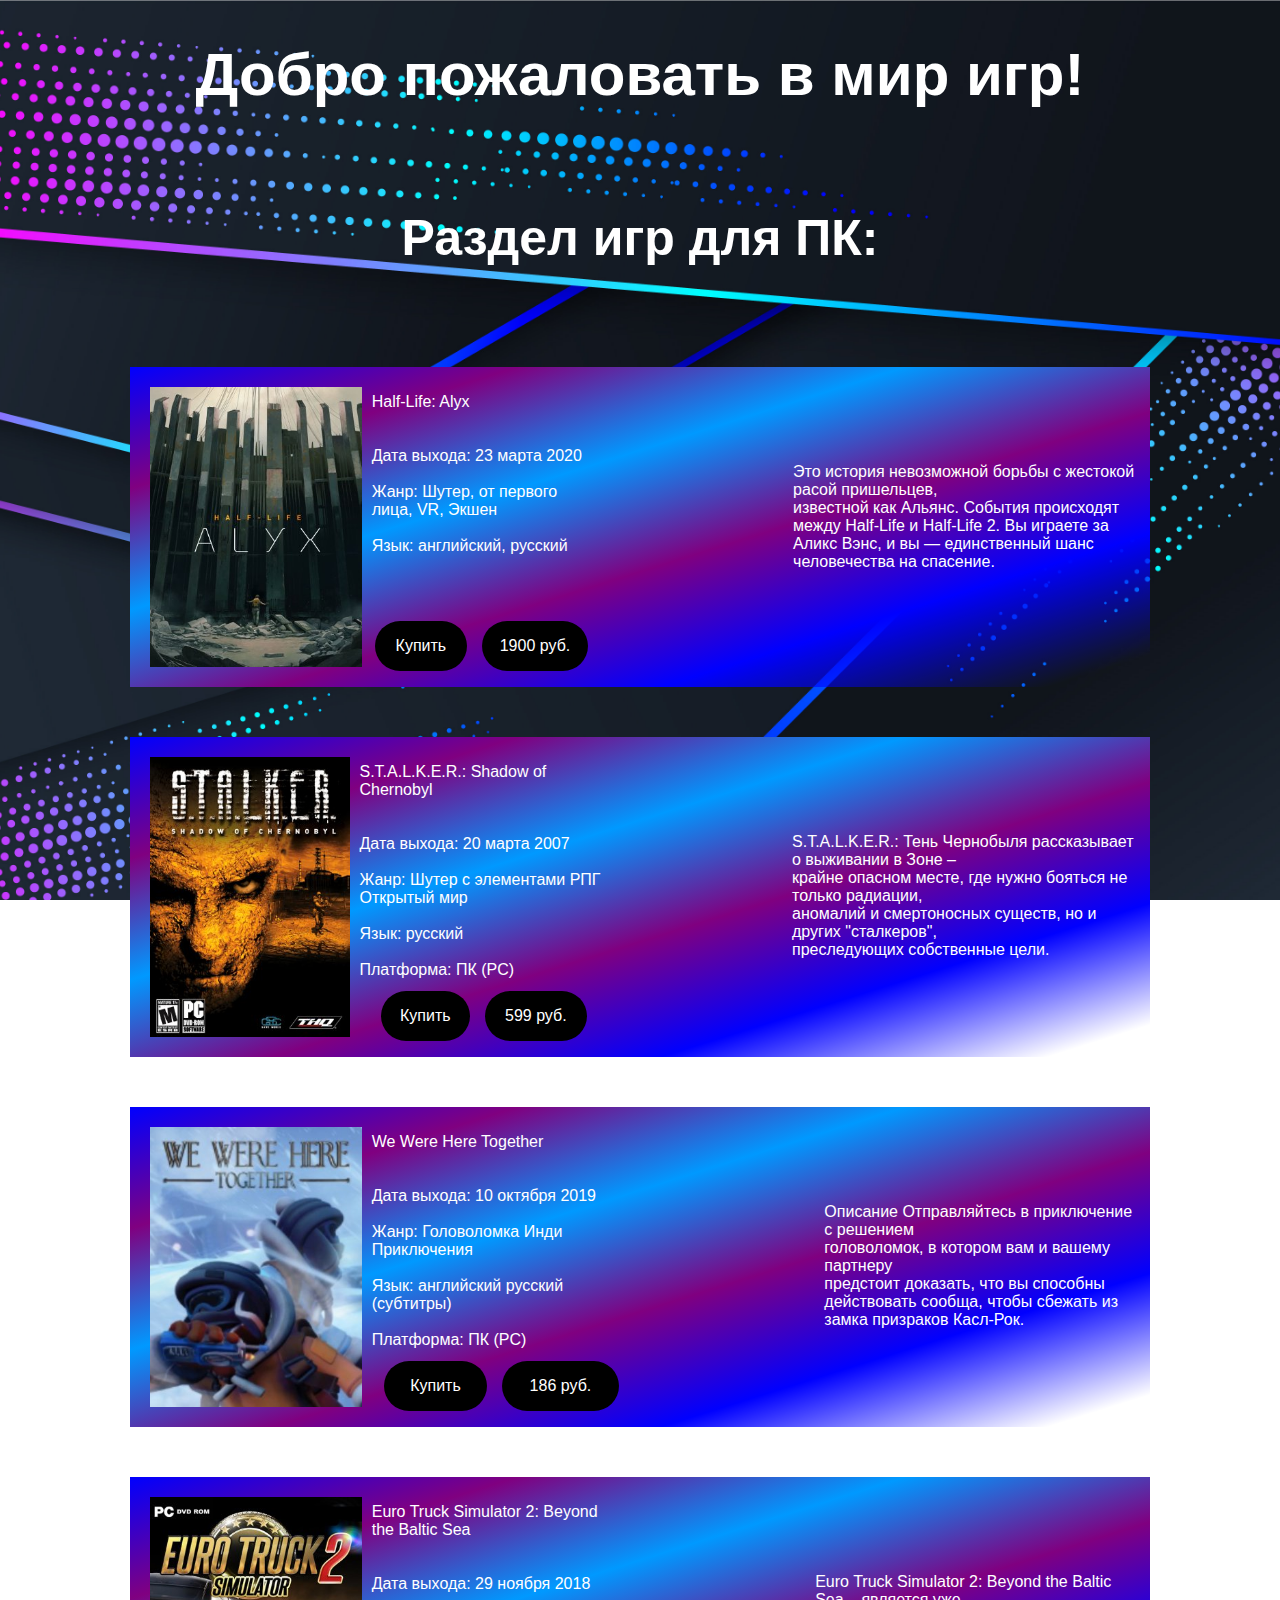
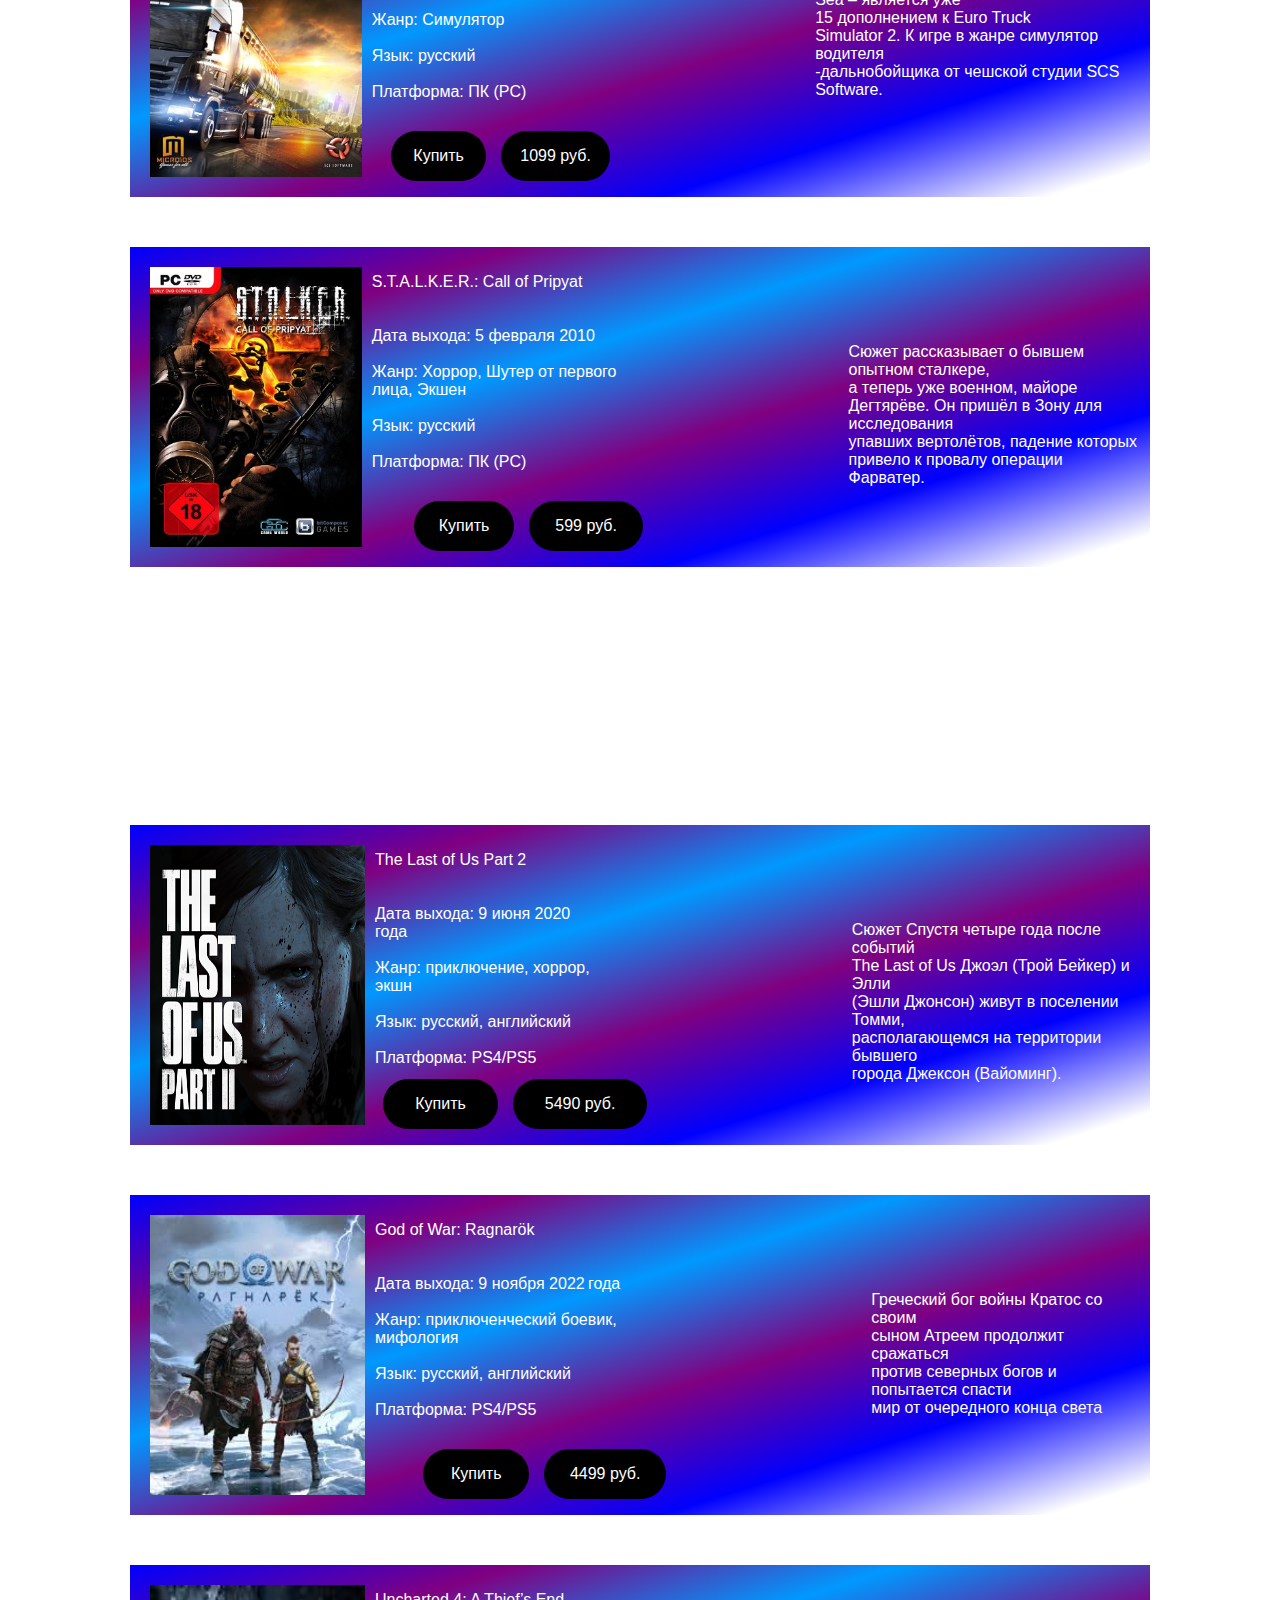
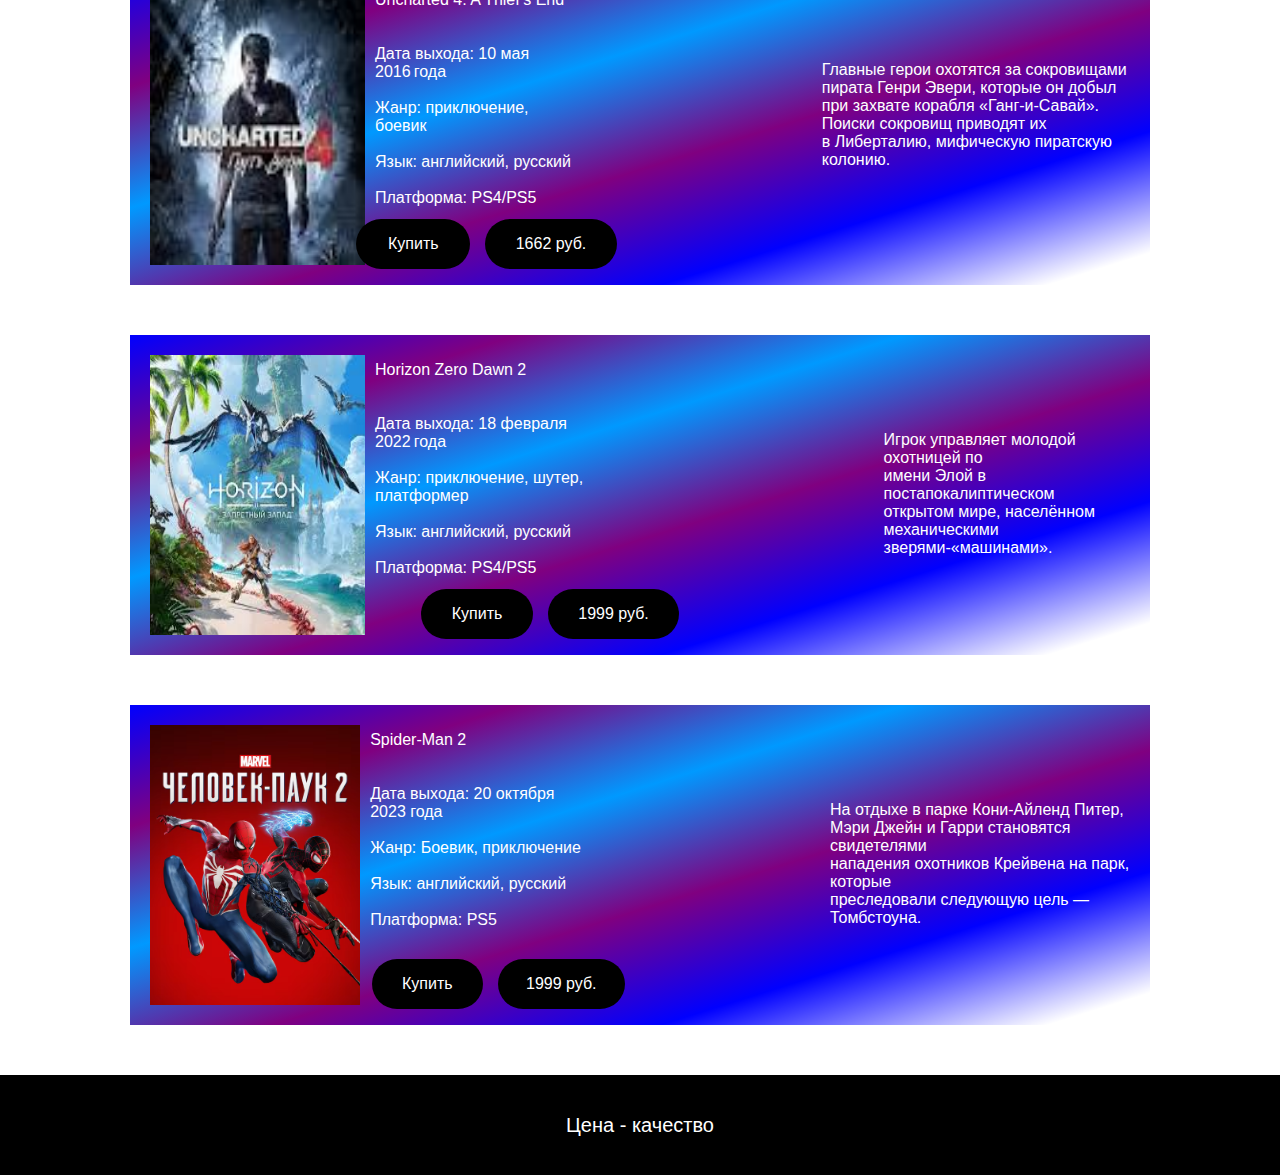
<file: index.html>
<!DOCTYPE html>
<html lang="ru">
<head>
    <meta charset="UTF-8">
    <meta name="viewport" content="width=device-width, initial-scale=1.0">
    <link rel="stylesheet" href="style.css">
    <link rel="icon" href="imge/Brjyrf.png">
    <title>Магазин</title>
</head>
<body>
    <header>
        <h1>Добро пожаловать в мир игр!</h1>
        <nav>
            <div class="reg"><a href="Register.html">Регистрация</a></div>
            <div class="aft"><a href="Vhod.html">Авторизация</a></div>
        </nav>
    </header>
    <section>
        <h2 class="PC">Раздел игр для ПК:</h2>
        <div class="game">
            <img src="imge/HALFLIFE.png" alt="">
            <p class="Half-Life">
                Half-Life: Alyx<br><br><br>
                Дата выхода: 23 марта 2020 <br><br>
                Жанр: Шутер, от первого лица, VR, Экшен <br><br>
                Язык: английский, русский <br>
            </p>
            <div class="buy">
                <a href="">Купить</a>
            </div><br>
            <div class="platy">
                1900 руб.
            </div>
            <p class="history">
                Это история невозможной борьбы с жестокой расой пришельцев,<br>
                известной как Альянс. События происходят<br>
                между Half-Life и Half-Life 2. Вы играете за<br>
                Аликс Вэнс, и вы — единственный шанс<br>
                человечества на спасение. 
            </p>
        </div>
    </section>
    <section>
        <div class="game">
            <img src="imge/Без названия.png" alt="">
            <p>
                S.T.A.L.K.E.R.: Shadow of Chernobyl <br><br><br>
                Дата выхода: 20 марта 2007 <br><br>
                Жанр: Шутер с элементами РПГ Открытый мир <br><br>
                Язык: русский <br><br>
                Платформа: ПК (PC)
            </p>
            <div class="buy">
                <a href="">Купить</a>
            </div><br>
            <div class="platy">
                599 руб.
            </div>
            <p class="history">
                S.T.A.L.K.E.R.: Тень Чернобыля рассказывает о выживании в Зоне –<br>
                крайне опасном месте, где нужно бояться не только радиации,<br>
                аномалий и смертоносных существ, но и других "сталкеров",<br>
                преследующих собственные цели.
            </p>
        </div>
    </section>
    <section>
        <div class="game">
            <img src="imge/we were here together.png" alt="">
            <p>
                We Were Here Together <br><br><br>
                Дата выхода: 10 октября 2019 <br><br>
                Жанр: Головоломка Инди Приключения <br><br>
                Язык: английский русский (субтитры) <br><br>
                Платформа: ПК (PC)
            </p>
            <div class="buy">
                <a href="">Купить</a>
            </div><br>
            <div class="platy">
                186 руб.
            </div>
            <p class="history">
                Описание Отправляйтесь в приключение с решением <br>
                головоломок, в котором вам и вашему партнеру <br>
                предстоит доказать, что вы способны <br>
                действовать сообща, чтобы сбежать из<br>
                замка призраков Касл-Рок. 
            </p>
        </div>
    </section>
    <section>
        <div class="game">
            <img src="imge/Euro.png" alt="">
            <p>
                Euro Truck Simulator 2: Beyond the Baltic Sea <br><br><br>
                Дата выхода: 29 ноября 2018 <br><br>
                Жанр: Симулятор <br><br>
                Язык: русский <br><br>
                Платформа: ПК (PC)
            </p>
            <div class="buy">
                <a href="">Купить</a>
            </div><br>
            <div class="platy">
                1099 руб.
            </div>
            <p class="history">
                Euro Truck Simulator 2: Beyond the Baltic Sea – является уже<br>
                15 дополнением к Euro Truck <br>
                Simulator 2. К игре в жанре симулятор водителя<br>
                -дальнобойщика от чешской студии SCS Software.
            </p>
        </div>
    </section>
    <section>
        <div class="game">
            <img src="imge/Stalker.png" alt="">
            <p>
                S.T.A.L.K.E.R.: Call of Pripyat <br><br><br>
                Дата выхода: 5 февраля 2010 <br><br>
                Жанр: Хоррор, Шутер от первого лица, Экшен <br><br>
                Язык: русский <br><br>
                Платформа: ПК (PC)
            </p>
            <div class="buy">
                <a href="">Купить</a>
            </div><br>
            <div class="platy">
                599 руб.
            </div>
            <p class="history">
                Сюжет рассказывает о бывшем опытном сталкере, <br>
                а теперь уже военном, майоре<br>
                Дегтярёве. Он пришёл в Зону для исследования<br>
                упавших вертолётов, падение которых <br>
                привело к провалу операции Фарватер.<br>
            </p>
        </div>
    </section>
    <section>
        <h2 class="PC">Раздел игр для PS4/PS5</h2>
        <div class="game">
            <img src="imge/The_last_of_us_2_cover.png" alt="">
            <p>
                The Last of Us Part 2 <br><br><br>
                Дата выхода: 9 июня 2020 года <br><br>
                Жанр: приключение, хоррор, экшн <br><br>
                Язык: русский, английский <br><br>
                Платформа: PS4/PS5
            </p>
            <div class="buy">
                <a href="">Купить</a>
            </div><br>
            <div class="platy">
                5490 руб.
            </div>
            <p class="history">
                Сюжет Спустя четыре года после событий <br>
                The Last of Us Джоэл (Трой Бейкер) и Элли<br>
                (Эшли Джонсон) живут в поселении Томми,<br>
                располагающемся на территории бывшего<br>
                города Джексон (Вайоминг).<br>
            </p>
        </div>
    </section>
    <section>
        <div class="game">
            <img src="imge/Ragnarok.jpg" alt="">
            <p>
                God of War: Ragnarök <br><br><br>
                Дата выхода: 9 ноября 2022 года <br><br>
                Жанр: приключенческий боевик, мифология <br><br>
                Язык: русский, английский <br><br>
                Платформа: PS4/PS5
            </p>
            <div class="buy">
                <a href="">Купить</a>
            </div><br>
            <div class="platy">
                4499 руб.
            </div>
            <p class="history">
                Греческий бог войны Кратос со своим <br>
                сыном Атреем продолжит сражаться <br>
                против северных богов и попытается спасти<br>
                мир от очередного конца света<br>
            </p>
        </div>
    </section>
    <section>
        <div class="game">
            <img src="imge/Uncharted.jpg" alt="">
            <p>
                Uncharted 4: A Thief’s End <br><br><br>
                Дата выхода: 10 мая 2016 года <br><br>
                Жанр: приключение, боевик <br><br>
                Язык: английский, русский <br><br>
                Платформа: PS4/PS5
            </p>
            <div class="buy">
                <a href="">Купить</a>
            </div><br>
            <div class="platy">
                1662 руб.
            </div>
            <p class="history"> 
                Главные герои охотятся за сокровищами<br>
                пирата Генри Эвери, которые он добыл<br>
                при захвате корабля «Ганг-и-Савай». <br>
                Поиски сокровищ приводят их<br>
                в Либерталию, мифическую пиратскую колонию.<br>
            </p>
        </div>
    </section>
    <section>
        <div class="game">
            <img src="imge/Horizon.jpg" alt="">
            <p>
                Horizon Zero Dawn 2 <br><br><br>
                Дата выхода: 18 февраля 2022 года <br><br>
                Жанр: приключение, шутер, платформер <br><br>
                Язык: английский, русский <br><br>
                Платформа: PS4/PS5
            </p>
            <div class="buy">
                <a href="">Купить</a>
            </div><br>
            <div class="platy">
                1999 руб.
            </div>
            <p class="history">
                Игрок управляет молодой охотницей по <br>
                имени Элой в постапокалиптическом<br>
                открытом мире, населённом <br>
                механическими зверями-«машинами».
            </p>
        </div>
    </section>
    <section>
        <div class="game">
            <img src="imge/Marvel’sSpiderMan2.png" alt="">
            <p>
                Spider-Man 2 <br><br><br>
                Дата выхода: 20 октября 2023 года <br><br>
                Жанр: Боевик, приключение <br><br>
                Язык: английский, русский <br><br>
                Платформа: PS5
            </p>
            <div class="buy">
                <a href="">Купить</a>
            </div><br>
            <div class="platy">
                1999 руб.
            </div>
            <p class="history">
                На отдыхе в парке Кони-Айленд Питер,<br>
                Мэри Джейн и Гарри становятся свидетелями<br>
                нападения охотников Крейвена на парк, которые<br>
                преследовали следующую цель — Томбстоуна. <br>
            </p>
        </div>
    </section>
    <footer>
        Цена - качество
    </footer>
</body>
</html>
</file>
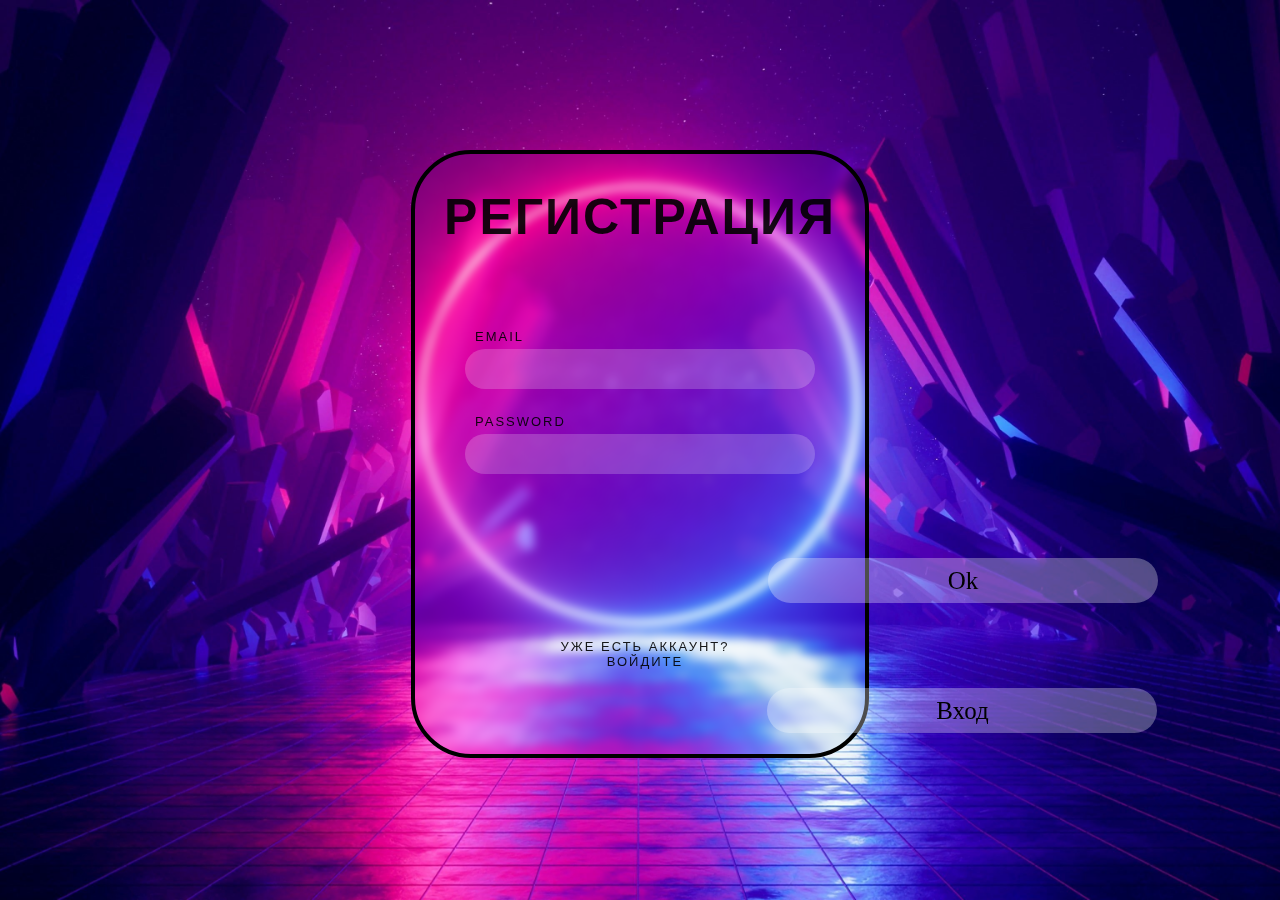
<file: Register.html>
<!DOCTYPE html>
<html lang="ru">
<head>
    <meta charset="UTF-8">
    <meta name="viewport" content="width=device-width, initial-scale=1.0">
    <link rel="stylesheet" href="RegisterStyle.css">
    <link rel="icon" href="imge/Brjyrf.png">
    <title>Регистрация</title>
</head>
<body>
    <div class="register">
        <h1>Регистрация</h1>
        <form action="">
            <label>Email</label>
            <input type="email">
            <label for="">Password</label>
            <input type="password">
            <label for="" class="akk">Уже есть аккаунт?<br>Войдите</label>
        </form>
    </div>
    <div class="btn1">
        <a href="index.html" class="ok">Ok</a>
    </div>
    <div class="btn">
        <a href="Vhod.html">Вход</a>
    </div>
</body>
</html>
</file>
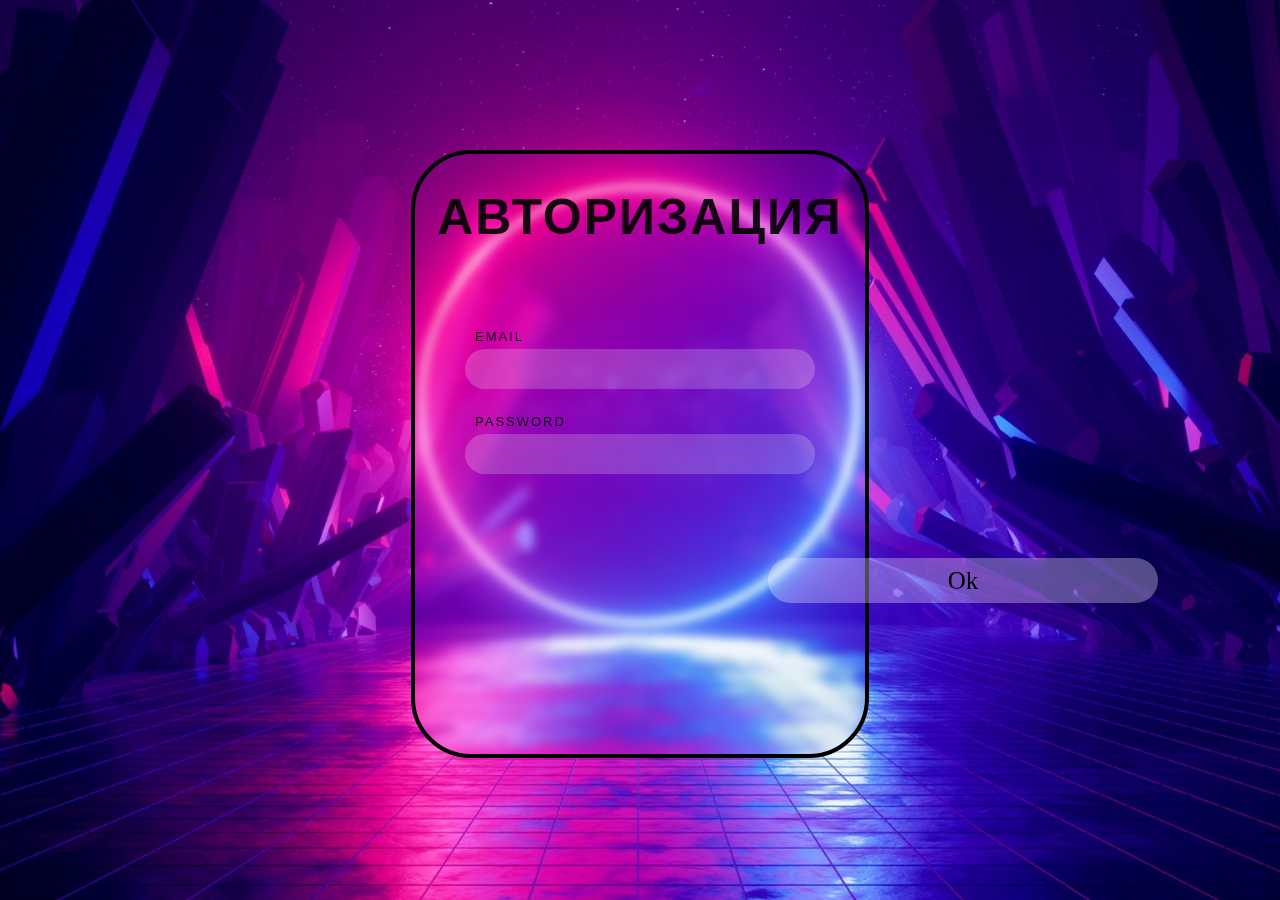
<file: Vhod.html>
<!DOCTYPE html>
<html lang="ru">
<head>
    <meta charset="UTF-8">
    <meta name="viewport" content="width=device-width, initial-scale=1.0">
    <link rel="stylesheet" href="Vhod.css">
    <link rel="icon" href="imge/Brjyrf.png">
    <title></title>
</head>
<body>
    <div class="register">
        <h1>Авторизация</h1>
        <form action="">
            <label>Email</label>
            <input type="email">
            <label for="">Password</label>
            <input type="password">
        </form>
    </div>
    <div class="btn1">
        <a href="index.html" class="ok">Ok</a>
    </div>
</body>
</html>
</file>
<file: style.css>
body{
    font-family: 'Franklin Gothic Medium', 'Arial Narrow', Arial, sans-serif;
    background-image: url(imge/3400828.jpg);
    background-size: cover;
    background-attachment: fixed;
    background-position: center;
    color: white;
    margin: 0px;
}

h1{
    font-size: 60px;
    text-align: center;
}

.reg{
    display: inline-block;
    margin-right: 30px;
    width: 110px;
    height: 55px;
    border: 2px solid #7559c0;
    align-content: center;
    text-align: center;
    border-radius: 30px;
}
.aft{
    display: inline-block;
    width: 110px;
    height: 55px;
    border: 2px solid #7559c0;
    align-content: center;
    text-align: center;
    border-radius: 30px;
}

nav{
    position: fixed;
    top: 45px;
    left: 1600px;
}

nav a{
    text-decoration: none;
    color: rgb(112, 33, 216);
}

.reg:hover{
    background-color: #7559c0;
    transition: 0.5s;
    a{
        color: white;
        transition: 0.5s;
    }
}

.aft:hover{
    background-color: #7559c0;
    transition: 0.5s;
    a{
        color: white;
        transition: 0.5s;
    }
}

.PC{
    font-size: 50px;
    text-align: center;
    margin-top: 100px;
    margin-bottom: 100px;
}

.game{
    display: flex;
    margin: auto;
    margin-bottom: 50px;
    padding: 10px;
    width: 1000px;
    height: 300px;
    background: linear-gradient(to bottom right, blue, purple, rgb(0, 153, 255), purple, blue, transparent 95%);
}
img{
    width: 230px;
    display: inline-block;
}


img{
    width: 215px;
    padding: 10px;
    display: flex;
}

.buy{
    width: 130px;
    height: 50px;
    text-align: center;
    align-content: center;
    background-color: black;
    border-radius: 50px;
    position: relative;
    top: 244px;
    right: 220px;
}
.buy a{
    text-decoration: none;
    color: white;
}

.platy{
    width: 150px;
    height: 50px;
    text-align: center;
    align-content: center;
    background-color: black;
    color: white;
    border-radius: 50px;
    position: relative;
    top: 244px;
    right: 205px;
}

.history{
    font-size: 16px;
    padding-top: 70px;
}

footer{
    background-color: black;
    height: 100px;
    margin: 0px;
    font-size: 20px;
    text-align: center;
    align-content: center;
}
</file>
<file: RegisterStyle.css>
body{
    font-family: Arial, Helvetica, sans-serif;
    background-image: url("imge/Задний\ фон.jpg");
    background-attachment: fixed;
    background-size: cover;
    background-position: center;
}

.register{
    border: solid black 4px;
    border-radius: 60px;
    backdrop-filter: blur(5px);
    width: 450px;
    height: 600px;
    margin-right: auto;
    margin-left: auto;
    margin-top: 150px;
    overflow: hidden;
    animation: Register 5s ease infinite;
}

.register h1{
    color: rgba(0, 0, 0, 0.9);
    font-size: 50px;
    text-align: center;
    text-transform: uppercase;
    letter-spacing: 2px;
}

form{
    display: block;
    box-sizing: border-box;
    padding: 50px;
    width: 100%;
    height: 100%;
    flex-direction: column;
    display: flex;
    gap: 5px;
}

label{
    color: rgba(0, 0, 0, 0.9);
    text-transform: uppercase;
    font-size: 13px;
    letter-spacing: 2px;        
    padding-left: 10px;
}

input{
    background: rgba(255, 255, 255, 0.2);
    height: 40px;
    line-height: 40px;
    border-radius: 20px;
    padding: 0px 20px;
    border: none;
    margin-bottom: 20px;
}

.btn1{
    display: inline-block;
    width: 390px;
    height: 45px;
    background-color: rgba(255, 255, 255, 0.3);
    align-content: center;
    text-align: center;
    border-radius: 50px;
    position: relative;
    left: 760px;
    bottom: 200px;
}

a{
    font-size: 25px;
    align-content: center;
    font-family: 'Lucida Sans';
    text-decoration: none;
    color: black;
}

.akk{
    text-align: center;
    position: relative;
    top: 140px;
}

.btn{
    display: inline-block;
    width: 390px;
    height: 45px;
    background-color: rgba(255, 255, 255, 0.3);
    align-content: center;
    text-align: center;
    border-radius: 50px;
    position: relative;
    left: 365px;
    bottom: 70px;
}

@keyframes Register {
    0% {border-color: black;}
    25% {border-color: blueviolet;}
    50% {border-color: blue;}
    75% {border-color: #d63bd6;}
    100% {border-color: #29071f;}
}
</file>
<file: Vhod.css>
body{
    font-family: Arial, Helvetica, sans-serif;
    background-image: url("imge/Задний\ фон.jpg");
    background-attachment: fixed;
    background-size: cover;
    background-position: center;
}

.register{
    border: solid black 4px;
    border-radius: 60px;
    backdrop-filter: blur(5px);
    width: 450px;
    height: 600px;
    margin-right: auto;
    margin-left: auto;
    margin-top: 150px;
    overflow: hidden;
    animation: Register 5s ease infinite;
}

.register h1{
    color: rgba(0, 0, 0, 0.9);
    font-size: 50px;
    text-align: center;
    text-transform: uppercase;
    letter-spacing: 2px;
}

form{
    display: block;
    box-sizing: border-box;
    padding: 50px;
    width: 100%;
    height: 100%;
    flex-direction: column;
    display: flex;
    gap: 5px;
}

label{
    color: rgba(0, 0, 0, 0.9);
    text-transform: uppercase;
    font-size: 13px;
    letter-spacing: 2px;
    padding-left: 10px;
}

input{
    background: rgba(255, 255, 255, 0.2);
    height: 40px;
    line-height: 40px;
    border-radius: 20px;
    padding: 0px 20px;
    border: none;
    margin-bottom: 20px;
}

.btn1{
    display: inline-block;
    width: 390px;
    height: 45px;
    background-color: rgba(255, 255, 255, 0.3);
    align-content: center;
    text-align: center;
    border-radius: 50px;
    position: relative;
    left: 760px;
    bottom: 200px;
}

a{
    font-size: 25px;
    align-content: center;
    font-family: 'Lucida Sans';
    text-decoration: none;
    color: black;
}

@keyframes Register {
    0% {border-color: black;}
    25% {border-color: blueviolet;}
    50% {border-color: blue;}
    75% {border-color: #d63bd6;}
    100% {border-color: #29071f;}
}
</file>
